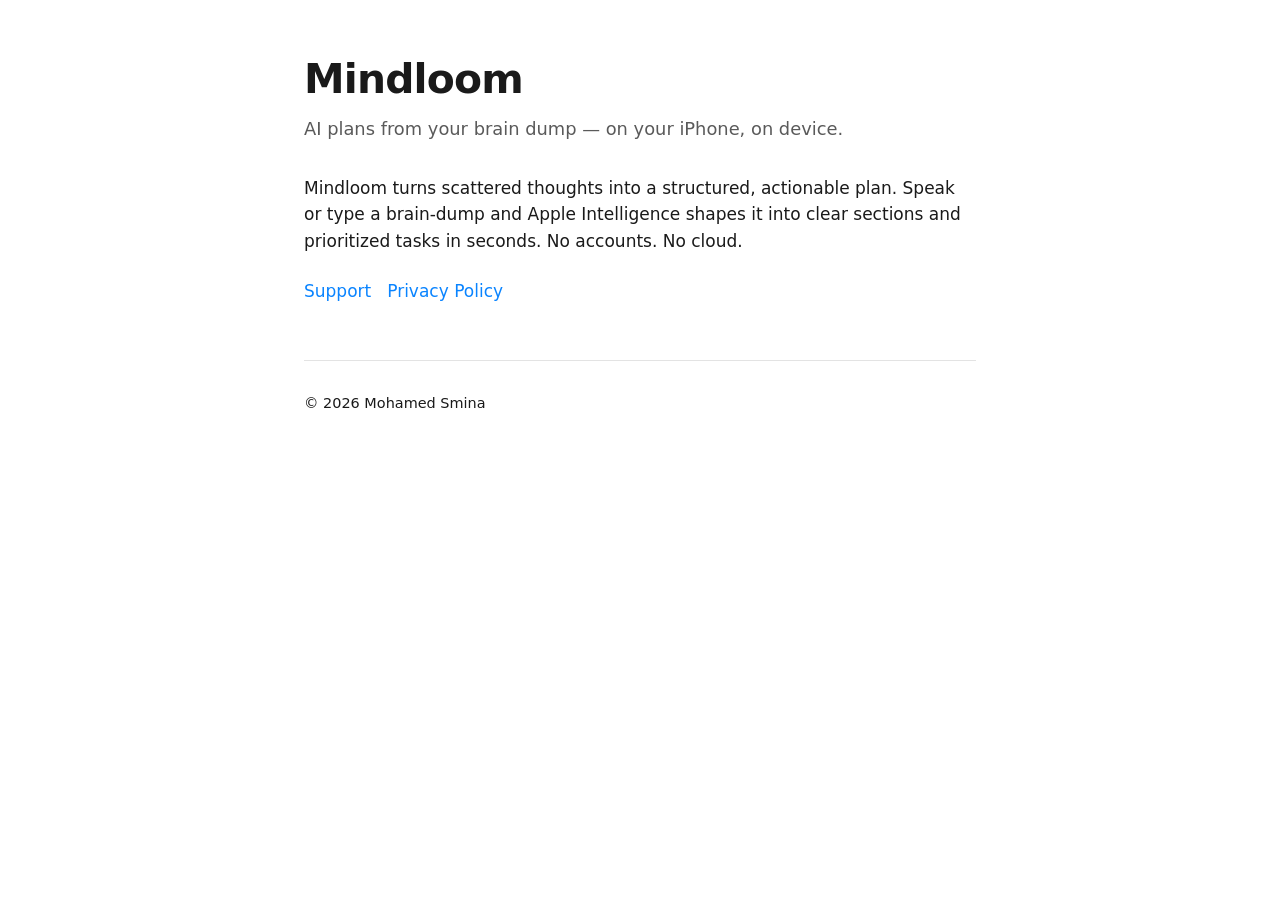
<file: index.html>
<!doctype html>
<html lang="en">
<head>
<meta charset="utf-8">
<meta name="viewport" content="width=device-width, initial-scale=1">
<title>Mindloom &mdash; AI plans from your brain dump, on iPhone</title>
<meta name="description" content="Mindloom turns scattered thoughts into a structured plan using Apple Intelligence, entirely on your iPhone. Voice or text. No accounts, no cloud, no tracking.">
<link rel="canonical" href="https://smdash.github.io/mindloom-site/">
<meta name="author" content="Mohamed Smina">
<meta name="theme-color" content="#0a84ff">

<meta property="og:type" content="website">
<meta property="og:site_name" content="Mindloom">
<meta property="og:title" content="Mindloom &mdash; AI plans from your brain dump">
<meta property="og:description" content="Speak or type a brain-dump and Mindloom shapes it into a structured plan, entirely on your iPhone with Apple Intelligence.">
<meta property="og:url" content="https://smdash.github.io/mindloom-site/">
<meta property="og:locale" content="en_US">

<meta name="twitter:card" content="summary">
<meta name="twitter:title" content="Mindloom">
<meta name="twitter:description" content="AI plans from your brain dump, on iPhone. Private. On device.">

<script type="application/ld+json">
{
  "@context": "https://schema.org",
  "@type": "SoftwareApplication",
  "name": "Mindloom",
  "operatingSystem": "iOS 26.2",
  "applicationCategory": "ProductivityApplication",
  "description": "Mindloom turns scattered thoughts into a structured plan using Apple Intelligence, entirely on your iPhone.",
  "offers": {
    "@type": "Offer",
    "price": "0",
    "priceCurrency": "USD"
  },
  "author": {
    "@type": "Person",
    "name": "Mohamed Smina"
  }
}
</script>

<link rel="stylesheet" href="style.css">
</head>
<body>
<header>
  <h1>Mindloom</h1>
  <p class="tagline">AI plans from your brain dump &mdash; on your iPhone, on device.</p>
</header>
<main>
  <p>Mindloom turns scattered thoughts into a structured, actionable plan. Speak or type a brain&#8209;dump and Apple Intelligence shapes it into clear sections and prioritized tasks in seconds. No accounts. No cloud.</p>
  <nav>
    <a href="support.html">Support</a>
    <a href="privacy.html">Privacy Policy</a>
  </nav>
</main>
<footer>
  <p>&copy; 2026 Mohamed Smina</p>
</footer>
</body>
</html>
</file>
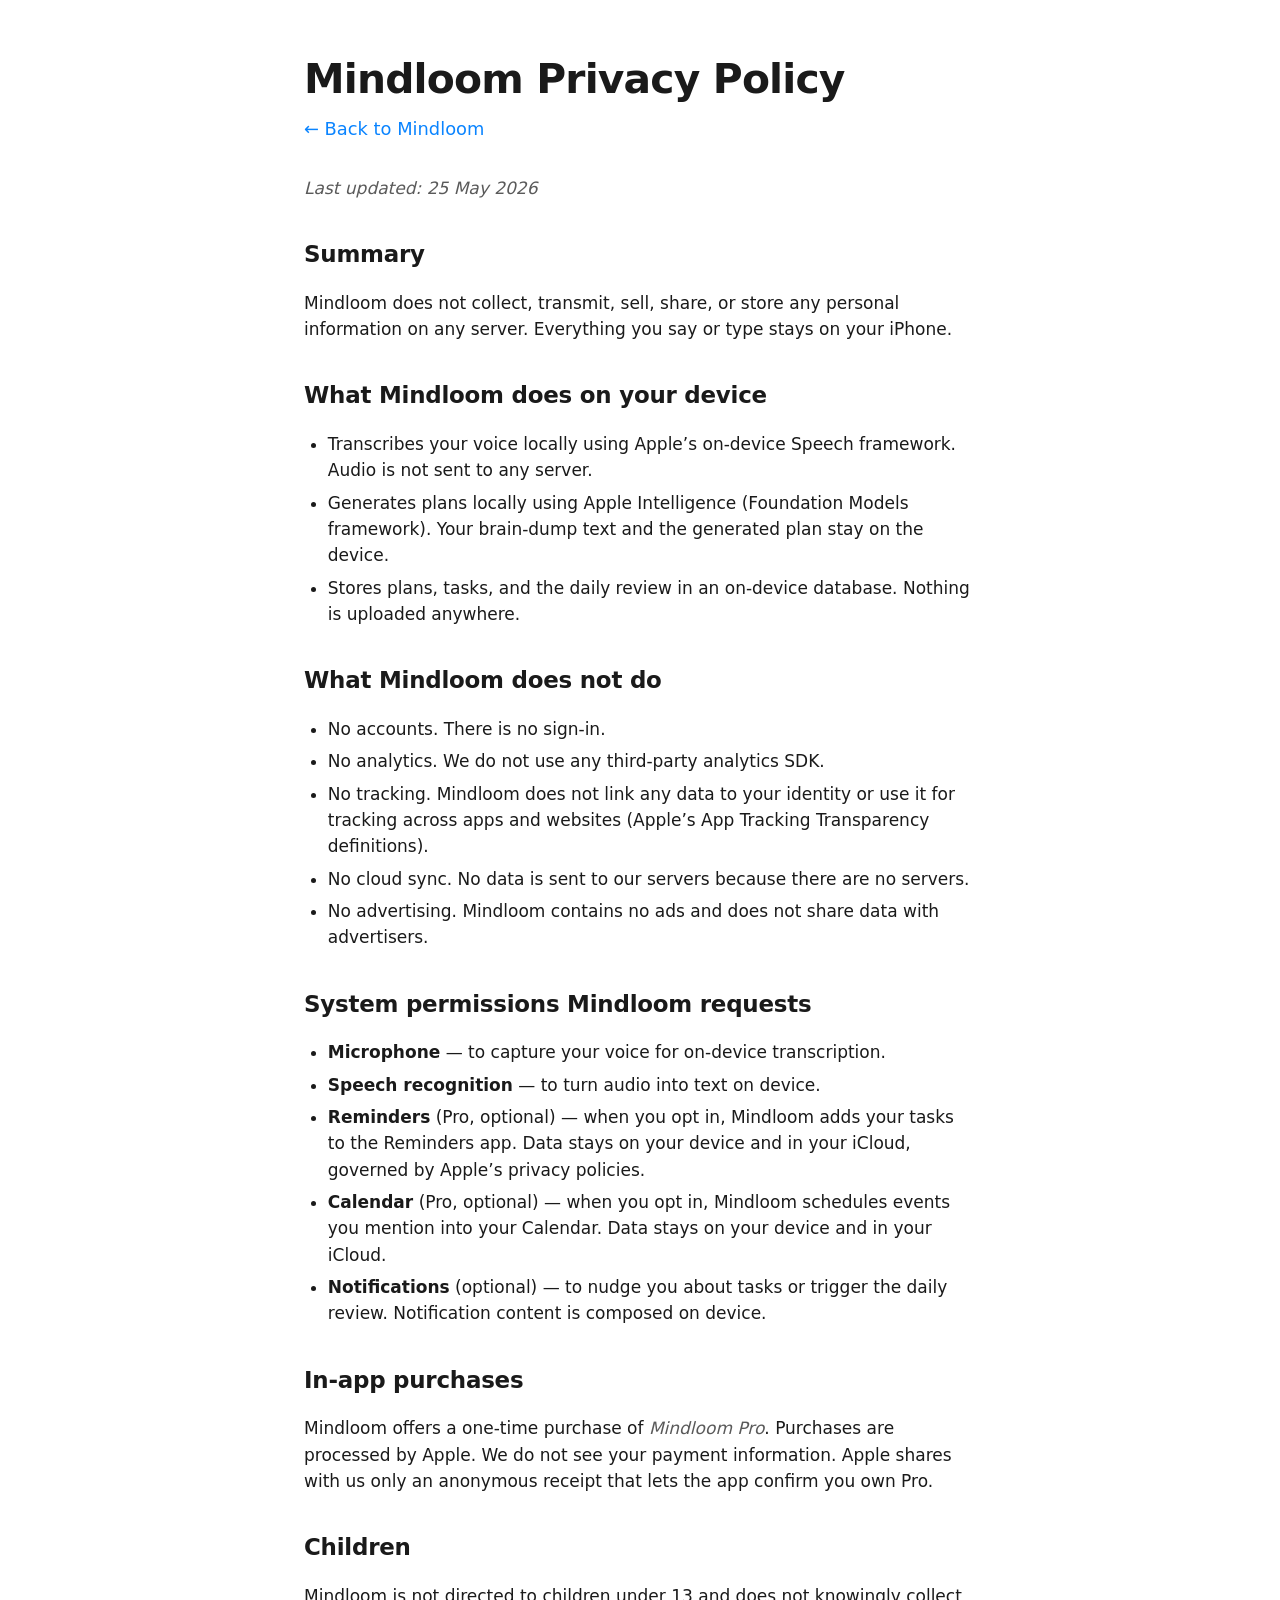
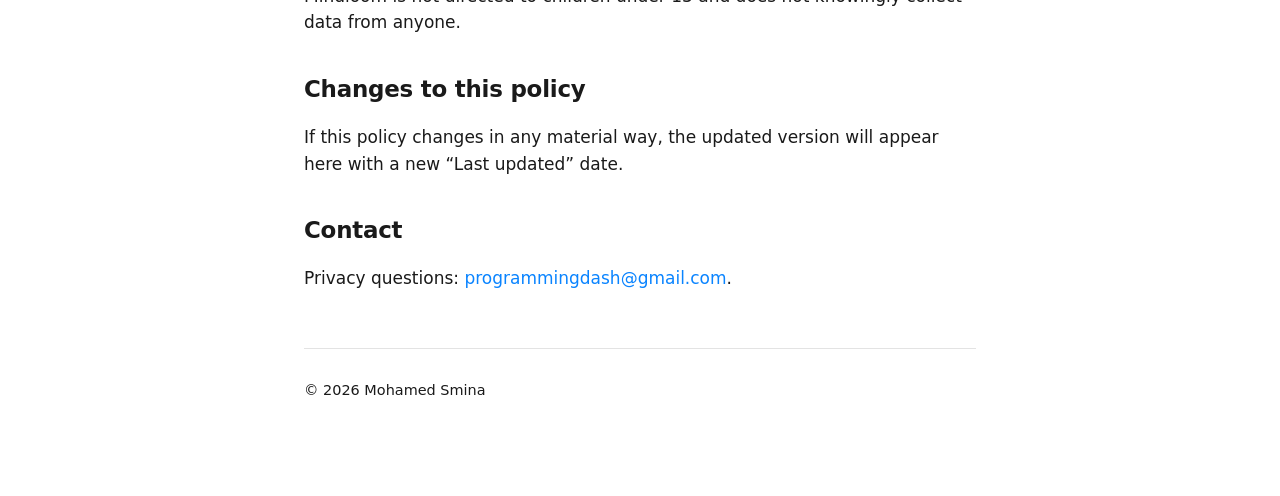
<file: privacy.html>
<!doctype html>
<html lang="en">
<head>
<meta charset="utf-8">
<meta name="viewport" content="width=device-width, initial-scale=1">
<title>Mindloom Privacy Policy &mdash; on-device, no tracking</title>
<meta name="description" content="Mindloom's privacy policy: no accounts, no analytics, no cloud sync. Everything stays on your iPhone. Apple Intelligence runs locally.">
<link rel="canonical" href="https://smdash.github.io/mindloom-site/privacy.html">
<meta name="theme-color" content="#0a84ff">

<meta property="og:type" content="article">
<meta property="og:site_name" content="Mindloom">
<meta property="og:title" content="Mindloom Privacy Policy">
<meta property="og:description" content="No data collection, no cloud sync, no tracking. Everything on device.">
<meta property="og:url" content="https://smdash.github.io/mindloom-site/privacy.html">

<link rel="stylesheet" href="style.css">
</head>
<body>
<header>
  <h1>Mindloom Privacy Policy</h1>
  <p class="tagline"><a href="index.html">&larr; Back to Mindloom</a></p>
</header>
<main>
  <p><em>Last updated: 25 May 2026</em></p>

  <section>
    <h2>Summary</h2>
    <p>Mindloom does not collect, transmit, sell, share, or store any personal information on any server. Everything you say or type stays on your iPhone.</p>
  </section>

  <section>
    <h2>What Mindloom does on your device</h2>
    <ul>
      <li>Transcribes your voice locally using Apple&#8217;s on&#8209;device Speech framework. Audio is not sent to any server.</li>
      <li>Generates plans locally using Apple Intelligence (Foundation Models framework). Your brain&#8209;dump text and the generated plan stay on the device.</li>
      <li>Stores plans, tasks, and the daily review in an on&#8209;device database. Nothing is uploaded anywhere.</li>
    </ul>
  </section>

  <section>
    <h2>What Mindloom does not do</h2>
    <ul>
      <li>No accounts. There is no sign&#8209;in.</li>
      <li>No analytics. We do not use any third&#8209;party analytics SDK.</li>
      <li>No tracking. Mindloom does not link any data to your identity or use it for tracking across apps and websites (Apple&#8217;s App Tracking Transparency definitions).</li>
      <li>No cloud sync. No data is sent to our servers because there are no servers.</li>
      <li>No advertising. Mindloom contains no ads and does not share data with advertisers.</li>
    </ul>
  </section>

  <section>
    <h2>System permissions Mindloom requests</h2>
    <ul>
      <li><strong>Microphone</strong> &mdash; to capture your voice for on&#8209;device transcription.</li>
      <li><strong>Speech recognition</strong> &mdash; to turn audio into text on device.</li>
      <li><strong>Reminders</strong> (Pro, optional) &mdash; when you opt in, Mindloom adds your tasks to the Reminders app. Data stays on your device and in your iCloud, governed by Apple&#8217;s privacy policies.</li>
      <li><strong>Calendar</strong> (Pro, optional) &mdash; when you opt in, Mindloom schedules events you mention into your Calendar. Data stays on your device and in your iCloud.</li>
      <li><strong>Notifications</strong> (optional) &mdash; to nudge you about tasks or trigger the daily review. Notification content is composed on device.</li>
    </ul>
  </section>

  <section>
    <h2>In&#8209;app purchases</h2>
    <p>Mindloom offers a one&#8209;time purchase of <em>Mindloom Pro</em>. Purchases are processed by Apple. We do not see your payment information. Apple shares with us only an anonymous receipt that lets the app confirm you own Pro.</p>
  </section>

  <section>
    <h2>Children</h2>
    <p>Mindloom is not directed to children under 13 and does not knowingly collect data from anyone.</p>
  </section>

  <section>
    <h2>Changes to this policy</h2>
    <p>If this policy changes in any material way, the updated version will appear here with a new &#8220;Last updated&#8221; date.</p>
  </section>

  <section>
    <h2>Contact</h2>
    <p>Privacy questions: <a href="mailto:programmingdash@gmail.com">programmingdash@gmail.com</a>.</p>
  </section>
</main>
<footer>
  <p>&copy; 2026 Mohamed Smina</p>
</footer>
</body>
</html>
</file>
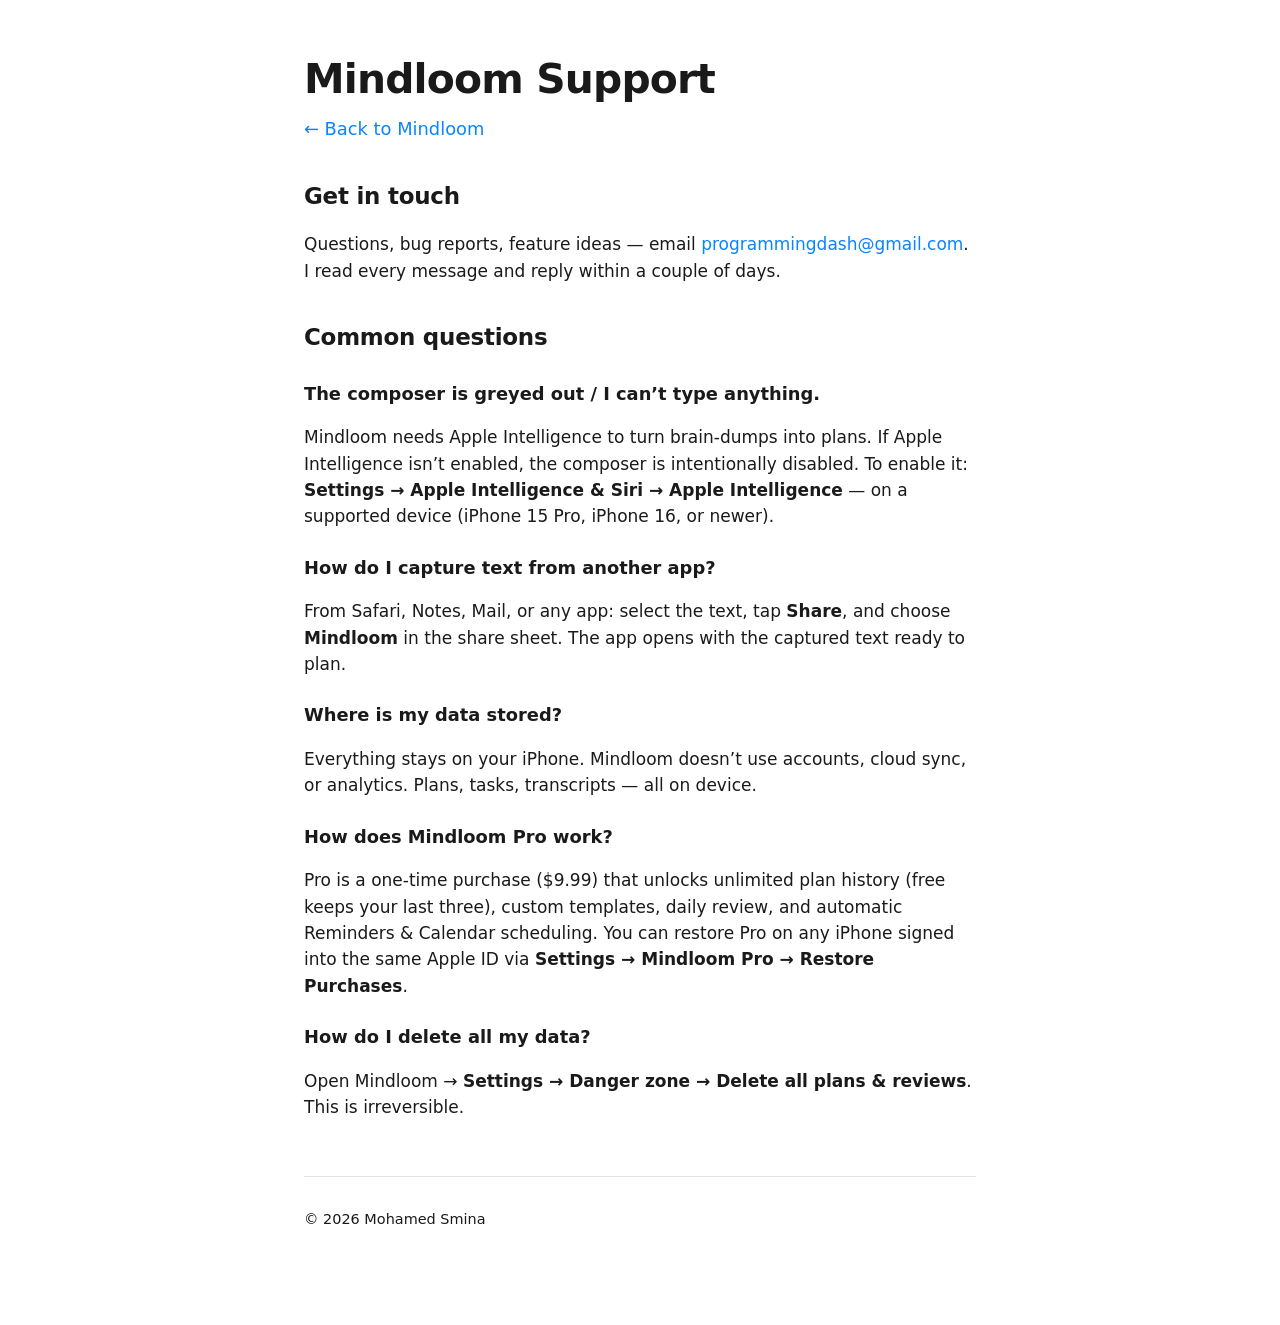
<file: support.html>
<!doctype html>
<html lang="en">
<head>
<meta charset="utf-8">
<meta name="viewport" content="width=device-width, initial-scale=1">
<title>Mindloom Support &mdash; Help, FAQ, contact</title>
<meta name="description" content="Support, FAQ, and contact for Mindloom &mdash; the on-device AI planning app for iPhone. Email, common questions, and how to enable Apple Intelligence.">
<link rel="canonical" href="https://smdash.github.io/mindloom-site/support.html">
<meta name="theme-color" content="#0a84ff">

<meta property="og:type" content="article">
<meta property="og:site_name" content="Mindloom">
<meta property="og:title" content="Mindloom Support">
<meta property="og:description" content="Support, FAQ, and contact for Mindloom &mdash; on-device AI planning for iPhone.">
<meta property="og:url" content="https://smdash.github.io/mindloom-site/support.html">

<script type="application/ld+json">
{
  "@context": "https://schema.org",
  "@type": "FAQPage",
  "mainEntity": [
    {
      "@type": "Question",
      "name": "The composer is greyed out, what's wrong?",
      "acceptedAnswer": {
        "@type": "Answer",
        "text": "Mindloom needs Apple Intelligence to turn brain-dumps into plans. Enable it in Settings -> Apple Intelligence & Siri -> Apple Intelligence on a supported device."
      }
    },
    {
      "@type": "Question",
      "name": "How do I capture text from another app?",
      "acceptedAnswer": {
        "@type": "Answer",
        "text": "Select the text in any app, tap Share, and choose Mindloom from the share sheet."
      }
    },
    {
      "@type": "Question",
      "name": "Where is my data stored?",
      "acceptedAnswer": {
        "@type": "Answer",
        "text": "Everything stays on your iPhone. Mindloom doesn't use accounts, cloud sync, or analytics."
      }
    },
    {
      "@type": "Question",
      "name": "How does Mindloom Pro work?",
      "acceptedAnswer": {
        "@type": "Answer",
        "text": "Mindloom Pro is a one-time $9.99 purchase that unlocks unlimited plan history, custom templates, daily review, and Reminders & Calendar scheduling. Restore on any iPhone via Settings -> Mindloom Pro -> Restore Purchases."
      }
    }
  ]
}
</script>

<link rel="stylesheet" href="style.css">
</head>
<body>
<header>
  <h1>Mindloom Support</h1>
  <p class="tagline"><a href="index.html">&larr; Back to Mindloom</a></p>
</header>
<main>
  <section>
    <h2>Get in touch</h2>
    <p>Questions, bug reports, feature ideas &mdash; email <a href="mailto:programmingdash@gmail.com">programmingdash@gmail.com</a>. I read every message and reply within a couple of days.</p>
  </section>

  <section>
    <h2>Common questions</h2>

    <h3>The composer is greyed out / I can&#8217;t type anything.</h3>
    <p>Mindloom needs Apple Intelligence to turn brain&#8209;dumps into plans. If Apple Intelligence isn&#8217;t enabled, the composer is intentionally disabled. To enable it: <strong>Settings &rarr; Apple Intelligence &amp; Siri &rarr; Apple Intelligence</strong> &mdash; on a supported device (iPhone 15&nbsp;Pro, iPhone&nbsp;16, or newer).</p>

    <h3>How do I capture text from another app?</h3>
    <p>From Safari, Notes, Mail, or any app: select the text, tap <strong>Share</strong>, and choose <strong>Mindloom</strong> in the share sheet. The app opens with the captured text ready to plan.</p>

    <h3>Where is my data stored?</h3>
    <p>Everything stays on your iPhone. Mindloom doesn&#8217;t use accounts, cloud sync, or analytics. Plans, tasks, transcripts &mdash; all on device.</p>

    <h3>How does Mindloom Pro work?</h3>
    <p>Pro is a one&#8209;time purchase ($9.99) that unlocks unlimited plan history (free keeps your last three), custom templates, daily review, and automatic Reminders &amp; Calendar scheduling. You can restore Pro on any iPhone signed into the same Apple ID via <strong>Settings &rarr; Mindloom Pro &rarr; Restore Purchases</strong>.</p>

    <h3>How do I delete all my data?</h3>
    <p>Open Mindloom &rarr; <strong>Settings &rarr; Danger zone &rarr; Delete all plans &amp; reviews</strong>. This is irreversible.</p>
  </section>
</main>
<footer>
  <p>&copy; 2026 Mohamed Smina</p>
</footer>
</body>
</html>
</file>
<file: style.css>
:root {
  color-scheme: light dark;
  --fg: #1a1a1a;
  --muted: #5a5a5a;
  --bg: #ffffff;
  --accent: #0a84ff;
}
@media (prefers-color-scheme: dark) {
  :root { --fg: #f5f5f7; --muted: #9a9a9a; --bg: #0d0d0d; }
}

* { box-sizing: border-box; }

html, body {
  margin: 0;
  background: var(--bg);
  color: var(--fg);
  font: 17px/1.55 -apple-system, BlinkMacSystemFont, "SF Pro Text", "Segoe UI", system-ui, sans-serif;
  -webkit-text-size-adjust: 100%;
}

body {
  max-width: 720px;
  margin: 0 auto;
  padding: 48px 24px 80px;
}

header {
  margin-bottom: 32px;
}

h1 {
  font-size: 2.4rem;
  letter-spacing: -0.02em;
  margin: 0 0 4px;
}

h2 {
  font-size: 1.35rem;
  margin: 36px 0 12px;
  letter-spacing: -0.01em;
}

h3 {
  font-size: 1.05rem;
  margin: 24px 0 6px;
}

p, li {
  color: var(--fg);
}

.tagline {
  color: var(--muted);
  margin: 0;
  font-size: 1.05rem;
}

a {
  color: var(--accent);
  text-decoration: none;
}
a:hover { text-decoration: underline; }

nav {
  display: flex;
  gap: 16px;
  margin-top: 24px;
}

ul {
  padding-left: 1.4em;
}

li {
  margin-bottom: 6px;
}

section {
  margin-bottom: 12px;
}

footer {
  margin-top: 56px;
  color: var(--muted);
  font-size: 0.85rem;
  border-top: 1px solid color-mix(in srgb, var(--fg) 12%, transparent);
  padding-top: 16px;
}

em { color: var(--muted); }
</file>
